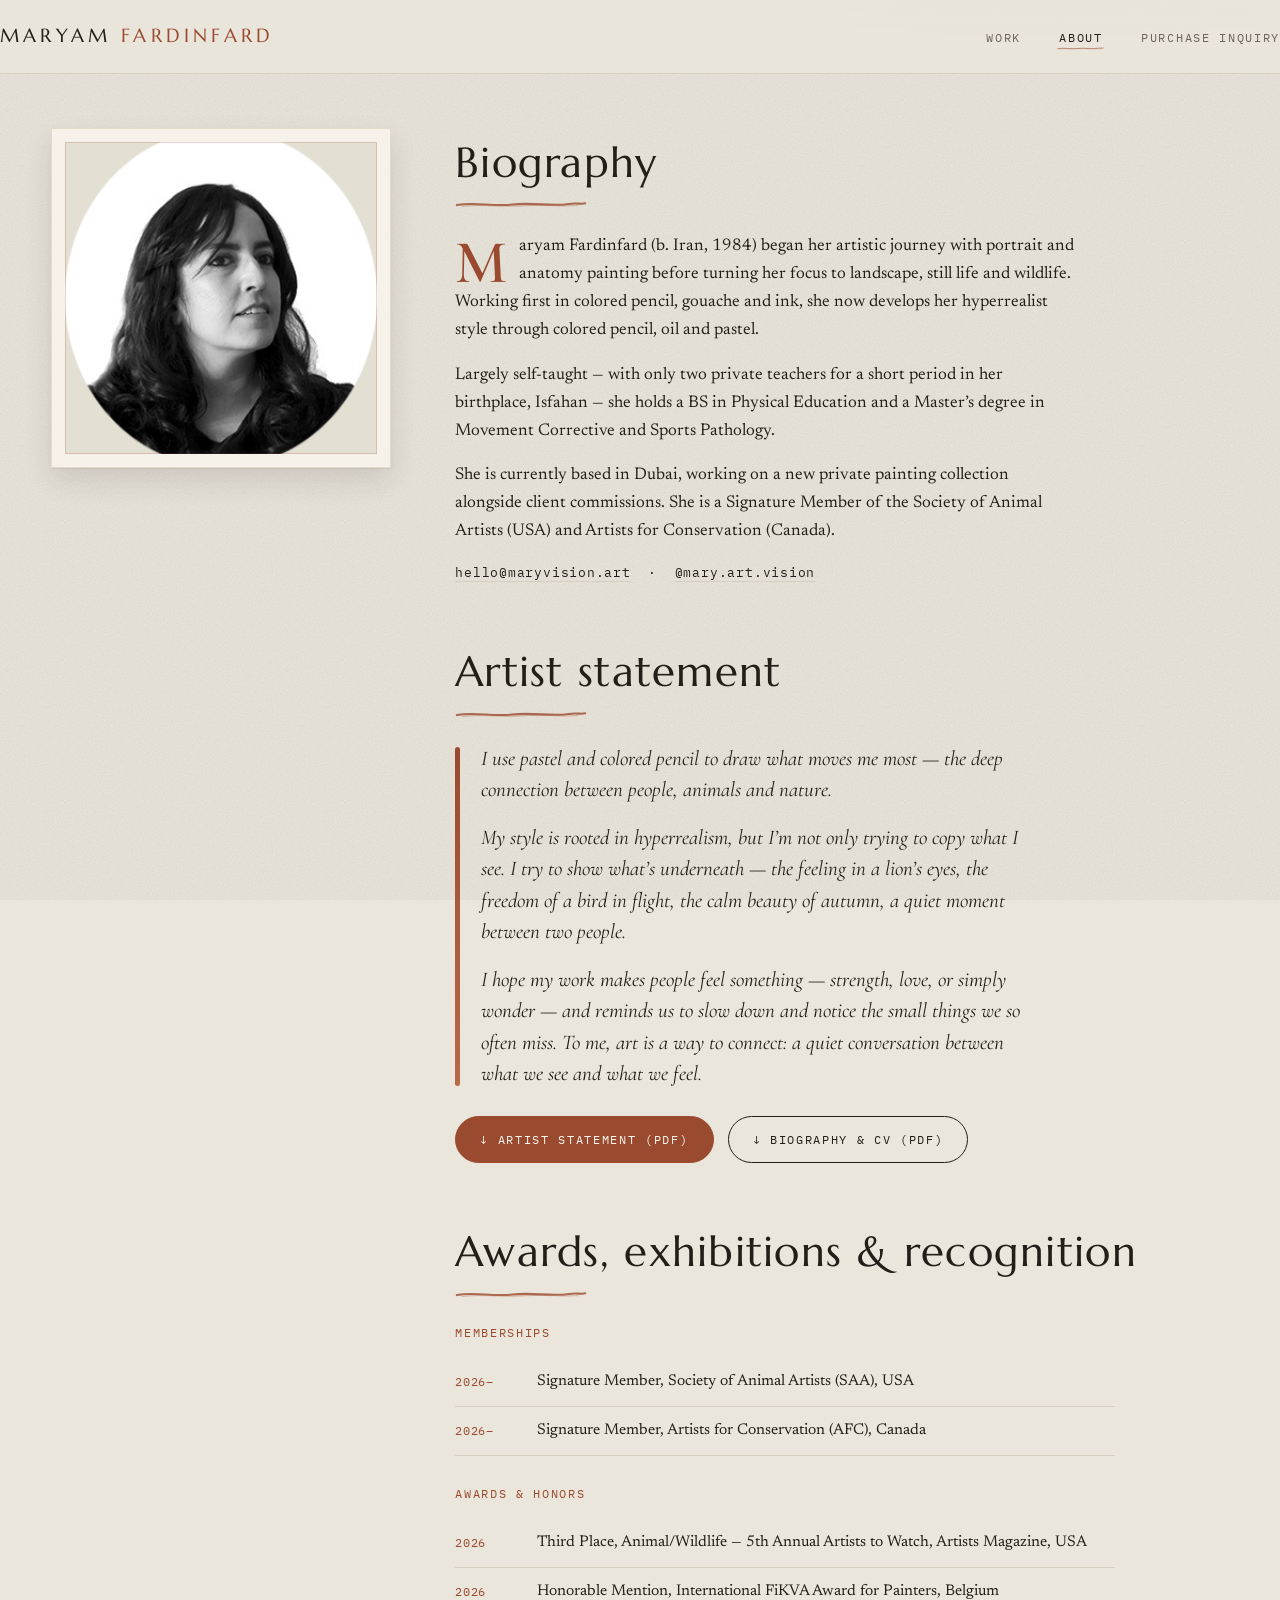
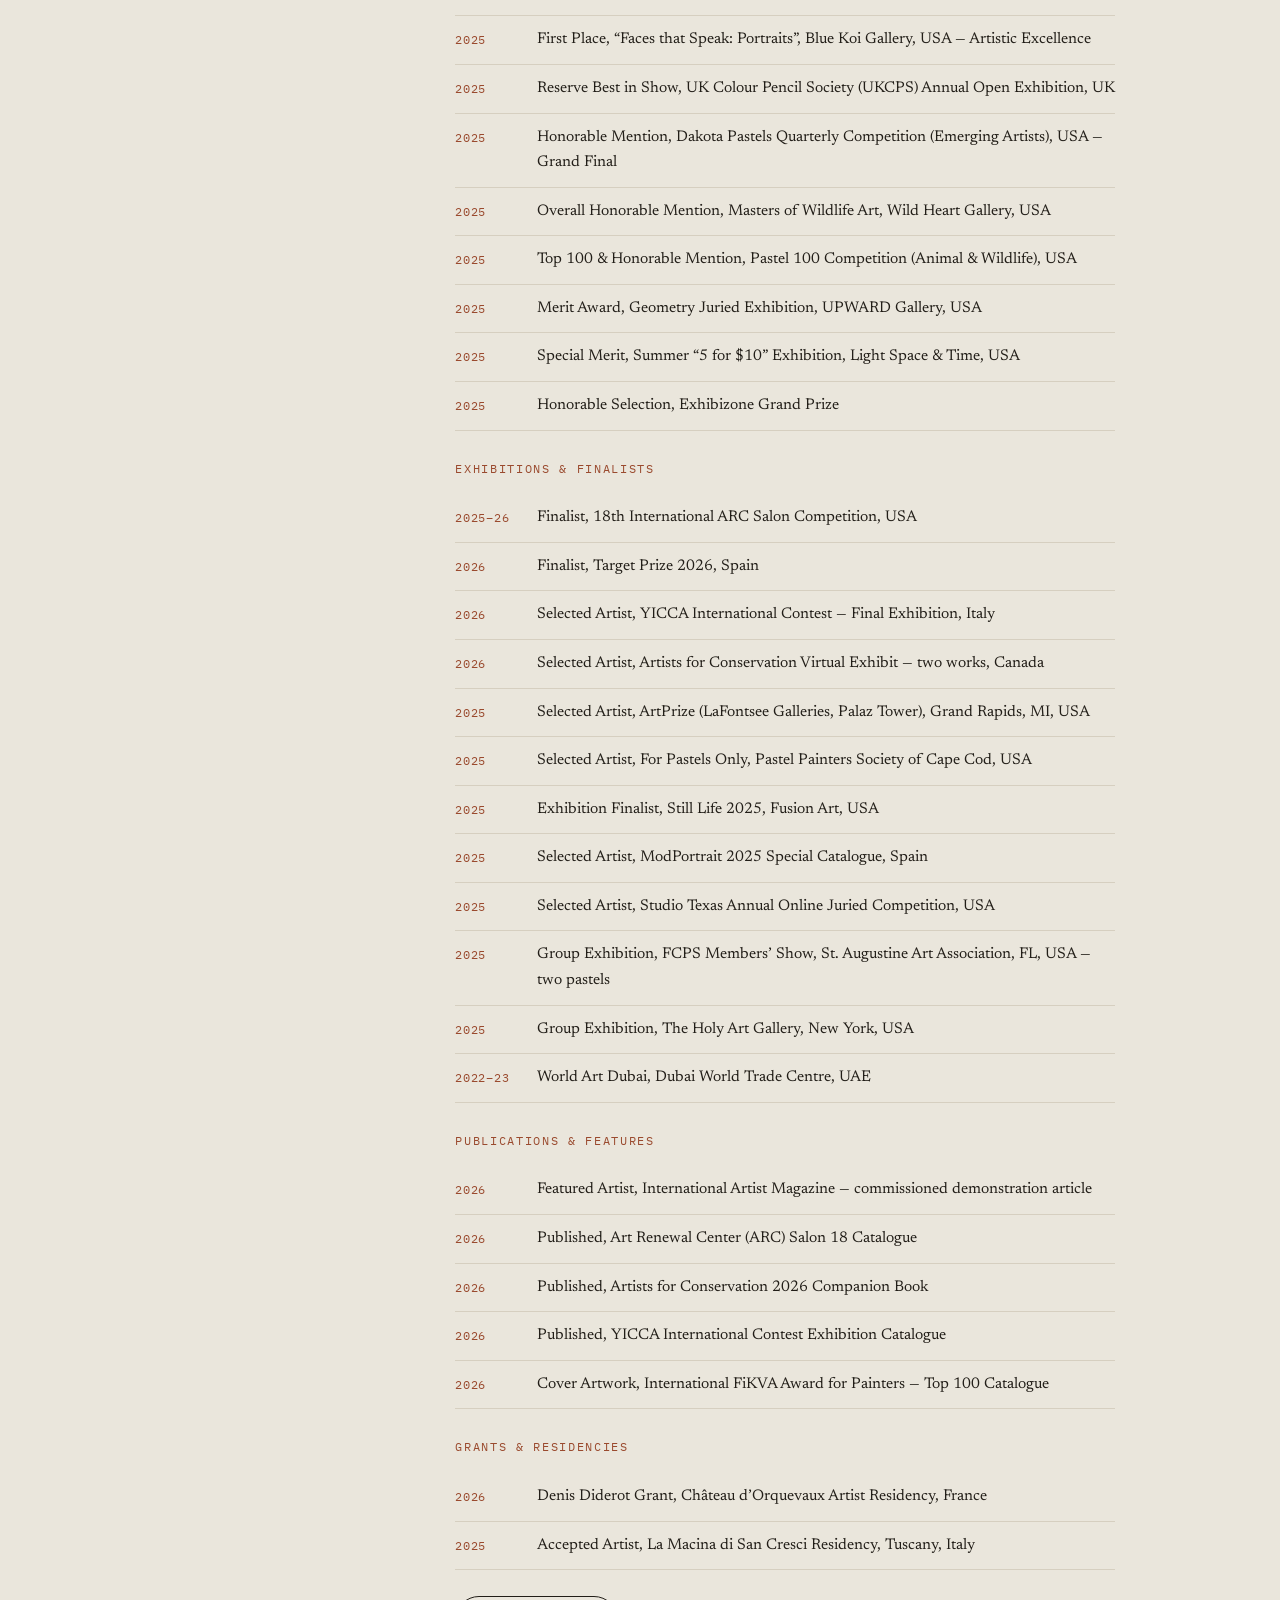
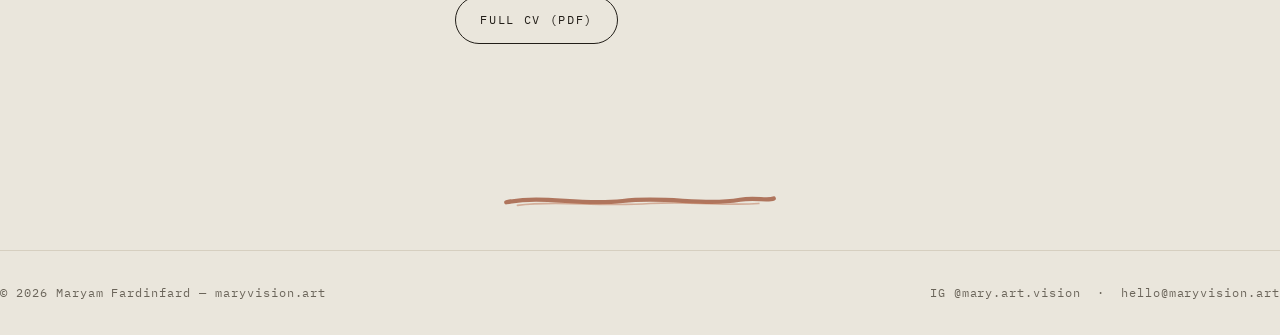
<file: about.html>
<!doctype html>
<html lang="en">
<head>
<meta charset="utf-8">
<meta name="viewport" content="width=device-width,initial-scale=1">
<title>About — Maryam Fardinfard</title>
<meta name="description" content="Biography and artist statement of Maryam Fardinfard, hyperrealist pastel, colored-pencil and oil painter based in Dubai.">
<link rel="preconnect" href="https://fonts.googleapis.com"><link rel="preconnect" href="https://fonts.gstatic.com" crossorigin>
<link href="https://fonts.googleapis.com/css2?family=Marcellus&family=Cormorant+Garamond:ital,wght@0,400;0,500;0,600;1,400;1,500&family=Newsreader:ital,opsz,wght@0,6..72,300..600;1,6..72,300..500&family=IBM+Plex+Mono:wght@400;500&display=swap" rel="stylesheet">
<link rel="stylesheet" href="css/style.css">
</head>
<body>
<div class="grain" aria-hidden="true"></div>
<header><div class="wrap nav">
  <a class="brand" href="index.html">Maryam <span>Fardinfard</span></a>
  <nav><ul>
    <li><a href="index.html#work">Work</a></li>
    <li><a href="about.html" aria-current="page">About</a></li>
    <li><a href="inquire.html">Purchase inquiry</a></li>
  </ul></nav>
</div></header>

<section class="sect about"><div class="wrap about-grid">
  <div class="portrait"><figure class="frm"><span class="win"><img src="images/profile.png" alt="Portrait of Maryam Fardinfard"></span></figure></div>
  <div>
    <div class="block bio">
      <h2>Biography</h2>
      <p>Maryam Fardinfard (b.&nbsp;Iran, 1984) began her artistic journey with portrait and anatomy painting before turning her focus to landscape, still life and wildlife. Working first in colored pencil, gouache and ink, she now develops her hyperrealist style through colored pencil, oil and pastel.</p>
      <p>Largely self-taught &mdash; with only two private teachers for a short period in her birthplace, Isfahan &mdash; she holds a BS in Physical Education and a Master&rsquo;s degree in Movement Corrective and Sports Pathology.</p>
      <p>She is currently based in Dubai, working on a new private painting collection alongside client commissions. She is a Signature Member of the Society of Animal Artists (USA) and Artists for Conservation (Canada).</p>
      <p class="contact-line"><a href="mailto:hello@maryvision.art">hello@maryvision.art</a> &nbsp;&middot;&nbsp; <a href="https://www.instagram.com/mary.art.vision/" target="_blank" rel="noopener">@mary.art.vision</a></p>
    </div>

    <div class="block">
      <h2>Artist statement</h2>
      <div class="statement">
        <p>I use pastel and colored pencil to draw what moves me most &mdash; the deep connection between people, animals and nature.</p>
        <p>My style is rooted in hyperrealism, but I&rsquo;m not only trying to copy what I see. I try to show what&rsquo;s underneath &mdash; the feeling in a lion&rsquo;s eyes, the freedom of a bird in flight, the calm beauty of autumn, a quiet moment between two people.</p>
        <p>I hope my work makes people feel something &mdash; strength, love, or simply wonder &mdash; and reminds us to slow down and notice the small things we so often miss. To me, art is a way to connect: a quiet conversation between what we see and what we feel.</p>
      </div>
      <div class="dl-row">
        <a class="btn primary" href="pdf/Maryam_Fardinfard_Artist_Statement.pdf" download>&darr; Artist statement (PDF)</a>
        <a class="btn" href="pdf/Maryam_Fardinfard_CV.pdf" download>&darr; Biography &amp; CV (PDF)</a>
      </div>
    </div>

    <div class="block">
      <h2>Awards, exhibitions &amp; recognition</h2>
      <p class="cv-group">Memberships</p>
      <ul class="cv-list">
        <li><span class="yr">2026&ndash;</span><span>Signature Member, Society of Animal Artists (SAA), USA</span></li>
        <li><span class="yr">2026&ndash;</span><span>Signature Member, Artists for Conservation (AFC), Canada</span></li>
      </ul>
      <p class="cv-group">Awards &amp; honors</p>
      <ul class="cv-list">
        <li><span class="yr">2026</span><span>Third Place, Animal/Wildlife &mdash; 5th Annual Artists to Watch, Artists Magazine, USA</span></li>
        <li><span class="yr">2026</span><span>Honorable Mention, International FiKVA Award for Painters, Belgium</span></li>
        <li><span class="yr">2025</span><span>First Place, &ldquo;Faces that Speak: Portraits&rdquo;, Blue Koi Gallery, USA &mdash; Artistic Excellence</span></li>
        <li><span class="yr">2025</span><span>Reserve Best in Show, UK Colour Pencil Society (UKCPS) Annual Open Exhibition, UK</span></li>
        <li><span class="yr">2025</span><span>Honorable Mention, Dakota Pastels Quarterly Competition (Emerging Artists), USA &mdash; Grand Final</span></li>
        <li><span class="yr">2025</span><span>Overall Honorable Mention, Masters of Wildlife Art, Wild Heart Gallery, USA</span></li>
        <li><span class="yr">2025</span><span>Top 100 &amp; Honorable Mention, Pastel 100 Competition (Animal &amp; Wildlife), USA</span></li>
        <li><span class="yr">2025</span><span>Merit Award, Geometry Juried Exhibition, UPWARD Gallery, USA</span></li>
        <li><span class="yr">2025</span><span>Special Merit, Summer &ldquo;5 for $10&rdquo; Exhibition, Light Space &amp; Time, USA</span></li>
        <li><span class="yr">2025</span><span>Honorable Selection, Exhibizone Grand Prize</span></li>
      </ul>
      <p class="cv-group">Exhibitions &amp; finalists</p>
      <ul class="cv-list">
        <li><span class="yr">2025&ndash;26</span><span>Finalist, 18th International ARC Salon Competition, USA</span></li>
        <li><span class="yr">2026</span><span>Finalist, Target Prize 2026, Spain</span></li>
        <li><span class="yr">2026</span><span>Selected Artist, YICCA International Contest &mdash; Final Exhibition, Italy</span></li>
        <li><span class="yr">2026</span><span>Selected Artist, Artists for Conservation Virtual Exhibit &mdash; two works, Canada</span></li>
        <li><span class="yr">2025</span><span>Selected Artist, ArtPrize (LaFontsee Galleries, Palaz Tower), Grand Rapids, MI, USA</span></li>
        <li><span class="yr">2025</span><span>Selected Artist, For Pastels Only, Pastel Painters Society of Cape Cod, USA</span></li>
        <li><span class="yr">2025</span><span>Exhibition Finalist, Still Life 2025, Fusion Art, USA</span></li>
        <li><span class="yr">2025</span><span>Selected Artist, ModPortrait 2025 Special Catalogue, Spain</span></li>
        <li><span class="yr">2025</span><span>Selected Artist, Studio Texas Annual Online Juried Competition, USA</span></li>
        <li><span class="yr">2025</span><span>Group Exhibition, FCPS Members&rsquo; Show, St. Augustine Art Association, FL, USA &mdash; two pastels</span></li>
        <li><span class="yr">2025</span><span>Group Exhibition, The Holy Art Gallery, New York, USA</span></li>
        <li><span class="yr">2022&ndash;23</span><span>World Art Dubai, Dubai World Trade Centre, UAE</span></li>
      </ul>
      <p class="cv-group">Publications &amp; features</p>
      <ul class="cv-list">
        <li><span class="yr">2026</span><span>Featured Artist, International Artist Magazine &mdash; commissioned demonstration article</span></li>
        <li><span class="yr">2026</span><span>Published, Art Renewal Center (ARC) Salon 18 Catalogue</span></li>
        <li><span class="yr">2026</span><span>Published, Artists for Conservation 2026 Companion Book</span></li>
        <li><span class="yr">2026</span><span>Published, YICCA International Contest Exhibition Catalogue</span></li>
        <li><span class="yr">2026</span><span>Cover Artwork, International FiKVA Award for Painters &mdash; Top 100 Catalogue</span></li>
      </ul>
      <p class="cv-group">Grants &amp; residencies</p>
      <ul class="cv-list">
        <li><span class="yr">2026</span><span>Denis Diderot Grant, Ch&acirc;teau d&rsquo;Orquevaux Artist Residency, France</span></li>
        <li><span class="yr">2025</span><span>Accepted Artist, La Macina di San Cresci Residency, Tuscany, Italy</span></li>
      </ul>
      <div class="dl-row"><a class="btn" href="pdf/Maryam_Fardinfard_CV.pdf" download>Full CV (PDF)</a></div>
    </div>
  </div>
</div></section>
<div class="divider" aria-hidden="true"></div>
<footer><div class="wrap foot">
  <span>&copy; 2026 Maryam Fardinfard &mdash; maryvision.art</span>
  <span><a href="https://www.instagram.com/mary.art.vision/" target="_blank" rel="noopener">IG @mary.art.vision</a> &nbsp;&middot;&nbsp; <a href="mailto:hello@maryvision.art">hello@maryvision.art</a></span>
</div></footer>
<script src="js/main.js"></script>
</body></html>
</file>
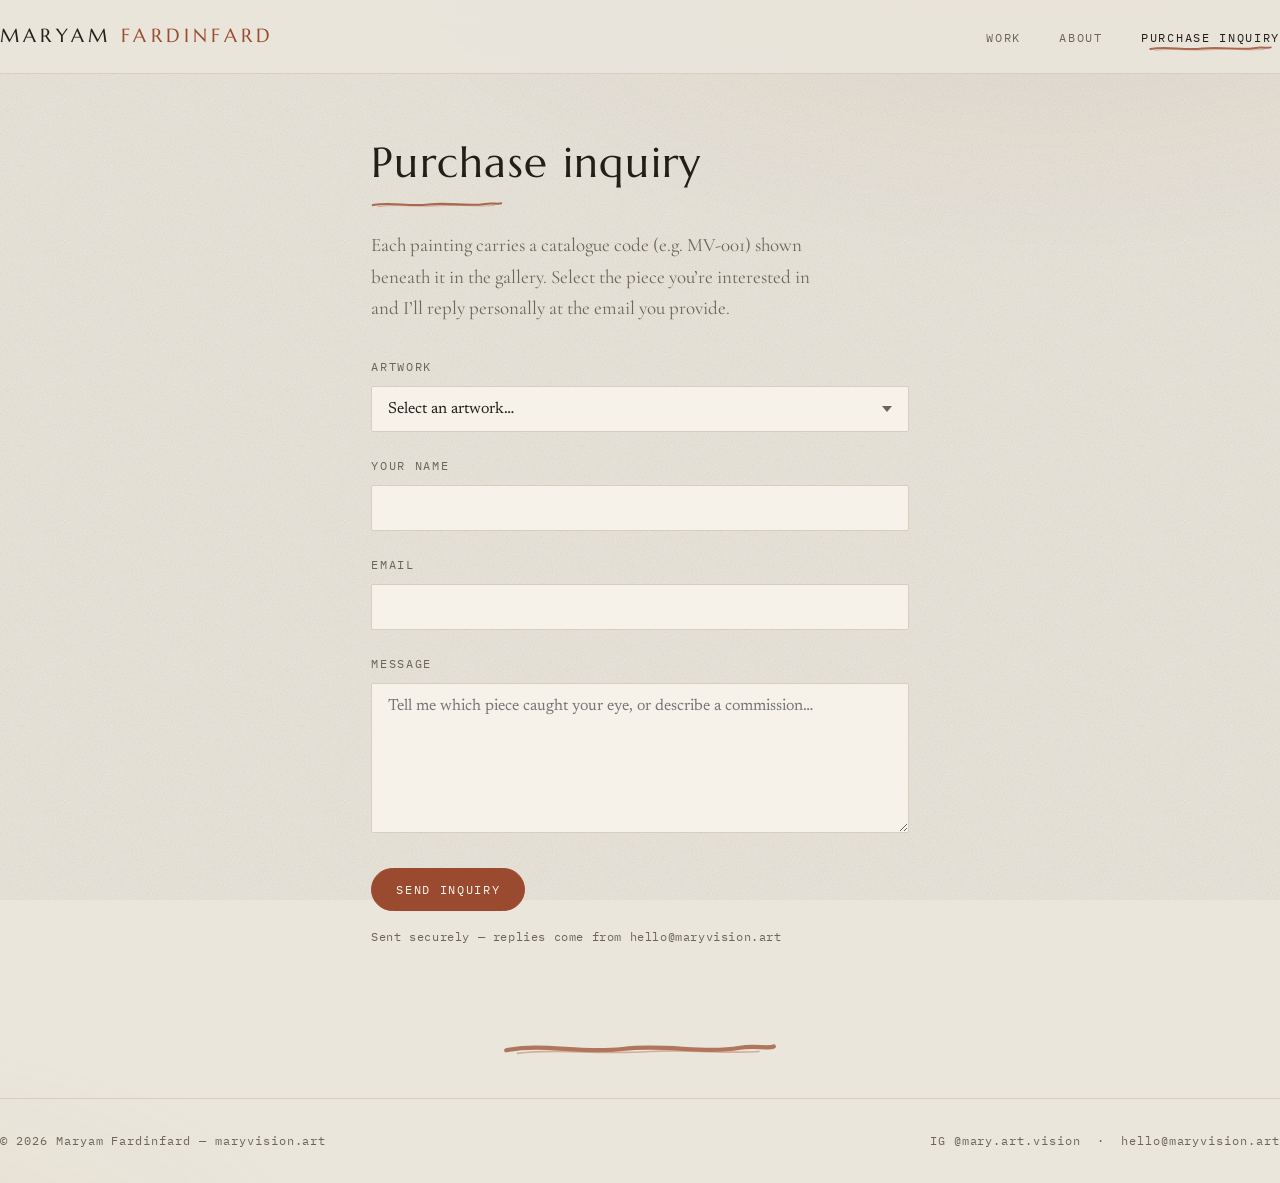
<file: inquire.html>
<!doctype html>
<html lang="en">
<head>
<meta charset="utf-8">
<meta name="viewport" content="width=device-width,initial-scale=1">
<title>Purchase inquiry — Maryam Fardinfard</title>
<meta name="description" content="Inquire about purchasing an original artwork by Maryam Fardinfard.">
<link rel="preconnect" href="https://fonts.googleapis.com"><link rel="preconnect" href="https://fonts.gstatic.com" crossorigin>
<link href="https://fonts.googleapis.com/css2?family=Marcellus&family=Cormorant+Garamond:ital,wght@0,400;0,500;0,600;1,400;1,500&family=Newsreader:ital,opsz,wght@0,6..72,300..600;1,6..72,300..500&family=IBM+Plex+Mono:wght@400;500&display=swap" rel="stylesheet">
<link rel="stylesheet" href="css/style.css">
</head>
<body>
<div class="grain" aria-hidden="true"></div>
<header><div class="wrap nav">
  <a class="brand" href="index.html">Maryam <span>Fardinfard</span></a>
  <nav><ul>
    <li><a href="index.html#work">Work</a></li>
    <li><a href="about.html">About</a></li>
    <li><a href="inquire.html" aria-current="page">Purchase inquiry</a></li>
  </ul></nav>
</div></header>

<section class="sect"><div class="wrap form-wrap">
  <h2>Purchase inquiry</h2>
  <p class="intro">Each painting carries a catalogue code (e.g.&nbsp;MV&#8209;001) shown beneath it in the gallery. Select the piece you&rsquo;re interested in and I&rsquo;ll reply personally at the email you provide.</p>
  <form id="inquiry-form" action="https://api.web3forms.com/submit" method="POST">
    <input type="hidden" name="access_key" value="437b2159-9c51-4e91-9952-4fad1a7b6b47">
    <input type="hidden" name="subject" value="New purchase inquiry — maryvision.art">
    <input type="hidden" name="from_name" value="maryvision.art gallery">
    <input type="checkbox" name="botcheck" class="hp" style="display:none" tabindex="-1" autocomplete="off">
    <div class="field">
      <label for="artwork-code">Artwork</label>
      <select id="artwork-code" name="artwork-code" required>
        <option value="" disabled selected>Select an artwork&hellip;</option>
        <option value="MV-001">MV-001 &mdash; Harvest of Harmony (Still Life)</option>
        <option value="MV-002">MV-002 &mdash; A Moment of Vigilance (Birds)</option>
        <option value="MV-003">MV-003 &mdash; Reflections of Purity (Birds)</option>
        <option value="MV-004">MV-004 &mdash; A Taste of Nature (Birds)</option>
        <option value="MV-005">MV-005 &mdash; Silent Majesty (Birds)</option>
        <option value="MV-006">MV-006 &mdash; Autumn Reflections (Nature)</option>
        <option value="MV-007">MV-007 &mdash; Serenity of the Leaves (Nature)</option>
        <option value="MV-008">MV-008 &mdash; Dance of Leaves and Light (Nature)</option>
        <option value="MV-009">MV-009 &mdash; Free Running (Horses)</option>
        <option value="MV-010">MV-010 &mdash; Bond Beyond Words (Wildlife)</option>
        <option value="MV-011">MV-011 &mdash; The Eternal Moment (Horses)</option>
        <option value="MV-012">MV-012 &mdash; Tenderness in Nature (Wildlife)</option>
        <option value="MV-013">MV-013 &mdash; Young Marmots (Wildlife)</option>
        <option value="MV-014">MV-014 &mdash; Alert Serenity (Wildlife)</option>
        <option value="MV-015">MV-015 &mdash; Forest Owl (Birds)</option>
        <option value="MV-016">MV-016 &mdash; Tiger Reflection (Wildlife)</option>
        <option value="MV-017">MV-017 &mdash; Euphoria in Motion (Horses)</option>
        <option value="MV-018">MV-018 &mdash; Companions (Birds)</option>
        <option value="MV-019">MV-019 &mdash; Untitled — details coming soon (Birds)</option>
        <option value="MV-020">MV-020 &mdash; Whispers of Affection (Horses)</option>
        <option value="MV-021">MV-021 &mdash; Wild Kittens (Wildlife)</option>
        <option value="MV-022">MV-022 &mdash; Gaze of the Wild (Wildlife)</option>
        <option value="MV-023">MV-023 &mdash; Instinct in Stillness (Wildlife)</option>
        <option value="MV-024">MV-024 &mdash; A Gentle Bond (Portrait)</option>
        <option value="MV-025">MV-025 &mdash; Watchful Calm (Wildlife)</option>
        <option value="MV-026">MV-026 &mdash; Path of Quiet Fire (Nature)</option>
        <option value="MV-027">MV-027 &mdash; Rhythms of Rural Life (Nature)</option>
        <option value="MV-028">MV-028 &mdash; Forest Stream (Nature)</option>
        <option value="MV-029">MV-029 &mdash; Where the Waters Sing (Nature)</option>
        <option value="MV-030">MV-030 &mdash; A Legend Among the Stars (Portrait)</option>
        <option value="MV-031">MV-031 &mdash; Curious Heart (Portrait)</option>
        <option value="MV-032">MV-032 &mdash; A Gentle Embrace (Portrait)</option>
        <option value="MV-033">MV-033 &mdash; Beacon of Leadership (Portrait)</option>
        <option value="MV-034">MV-034 &mdash; The Unspoken Weight (Portrait)</option>
        <option value="MV-035">MV-035 &mdash; Master of Elegance (Portrait)</option>
        <option value="MV-036">MV-036 &mdash; Floral Portrait (Portrait)</option>
        <option value="MV-037">MV-037 &mdash; Gentle Hands, Open Heart (Portrait)</option>
        <option value="MV-038">MV-038 &mdash; Petals and Memories (Still Life)</option>
        <option value="MV-039">MV-039 &mdash; Rose Elegance (Still Life)</option>
        <option value="MV-040">MV-040 &mdash; Echoes of Childhood (Still Life)</option>
        <option value="MV-041">MV-041 &mdash; Barbara (Portrait)</option>
        <option value="OTHER">Other / commission request</option>
      </select>
    </div>
    <div class="field"><label for="name">Your name</label><input id="name" name="name" type="text" required autocomplete="name"></div>
    <div class="field"><label for="email">Email</label><input id="email" name="email" type="email" required autocomplete="email"></div>
    <div class="field"><label for="message">Message</label><textarea id="message" name="message" placeholder="Tell me which piece caught your eye, or describe a commission&hellip;" required></textarea></div>
    <button class="btn primary" type="submit">Send inquiry</button>
    <p class="note">Sent securely &mdash; replies come from hello@maryvision.art</p>
  </form>
</div></section>
<div class="divider" aria-hidden="true"></div>
<footer><div class="wrap foot">
  <span>&copy; 2026 Maryam Fardinfard &mdash; maryvision.art</span>
  <span><a href="https://www.instagram.com/mary.art.vision/" target="_blank" rel="noopener">IG @mary.art.vision</a> &nbsp;&middot;&nbsp; <a href="mailto:hello@maryvision.art">hello@maryvision.art</a></span>
</div></footer>
<script src="js/main.js"></script>
</body></html>
</file>
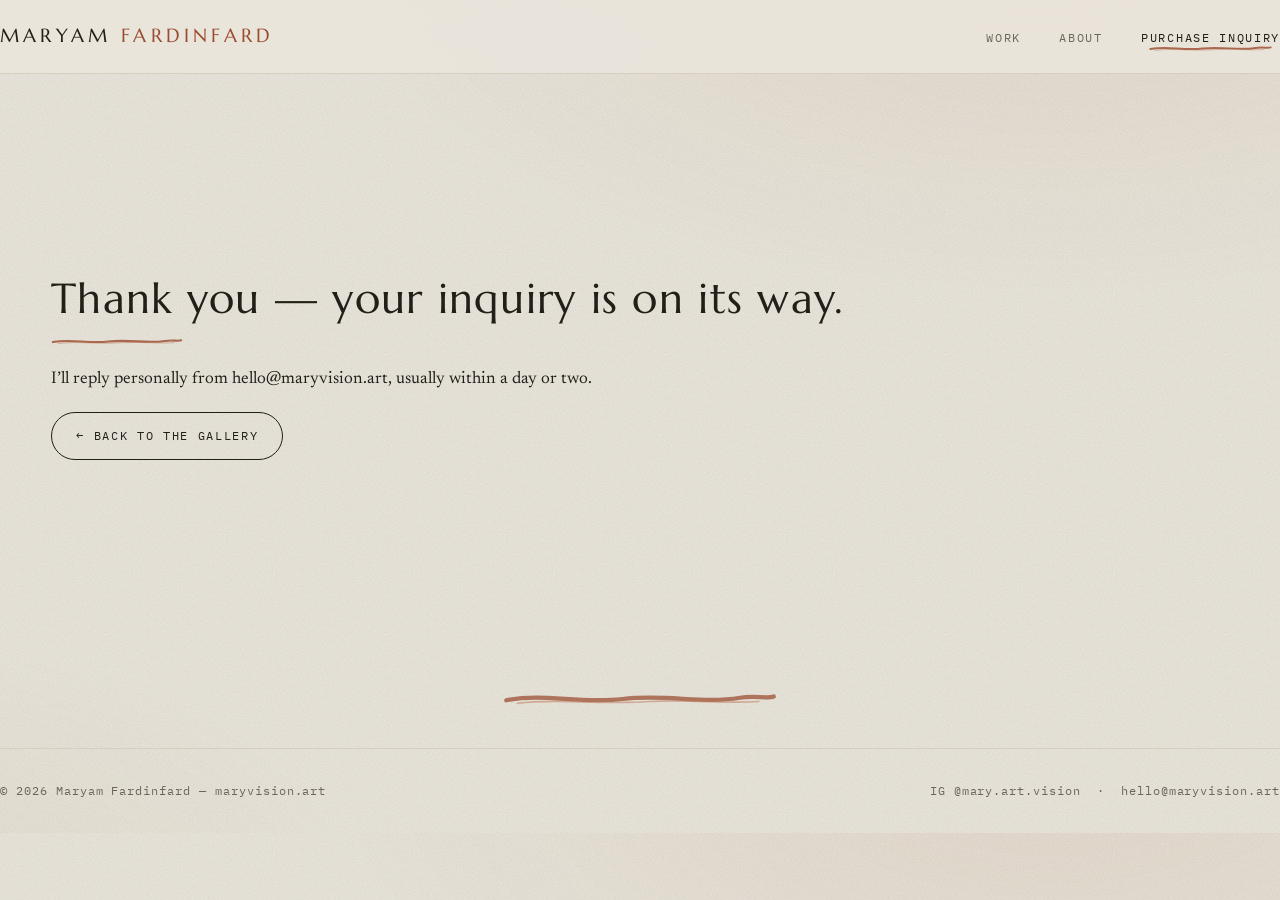
<file: thanks.html>
<!doctype html>
<html lang="en">
<head>
<meta charset="utf-8">
<meta name="viewport" content="width=device-width,initial-scale=1">
<title>Thank you — Maryam Fardinfard</title>
<meta name="description" content="Your inquiry has been sent.">
<link rel="preconnect" href="https://fonts.googleapis.com"><link rel="preconnect" href="https://fonts.gstatic.com" crossorigin>
<link href="https://fonts.googleapis.com/css2?family=Marcellus&family=Cormorant+Garamond:ital,wght@0,400;0,500;0,600;1,400;1,500&family=Newsreader:ital,opsz,wght@0,6..72,300..600;1,6..72,300..500&family=IBM+Plex+Mono:wght@400;500&display=swap" rel="stylesheet">
<link rel="stylesheet" href="css/style.css">
</head>
<body>
<div class="grain" aria-hidden="true"></div>
<header><div class="wrap nav">
  <a class="brand" href="index.html">Maryam <span>Fardinfard</span></a>
  <nav><ul>
    <li><a href="index.html#work">Work</a></li>
    <li><a href="about.html">About</a></li>
    <li><a href="inquire.html" aria-current="page">Purchase inquiry</a></li>
  </ul></nav>
</div></header>

<section class="sect"><div class="wrap center-page">
  <h2>Thank you &mdash; your inquiry is on its way.</h2>
  <p class="muted">I&rsquo;ll reply personally from hello@maryvision.art, usually within a day or two.</p>
  <a class="btn" href="index.html#work">&larr; Back to the gallery</a>
</div></section>
<div class="divider" aria-hidden="true"></div>
<footer><div class="wrap foot">
  <span>&copy; 2026 Maryam Fardinfard &mdash; maryvision.art</span>
  <span><a href="https://www.instagram.com/mary.art.vision/" target="_blank" rel="noopener">IG @mary.art.vision</a> &nbsp;&middot;&nbsp; <a href="mailto:hello@maryvision.art">hello@maryvision.art</a></span>
</div></footer>
<script src="js/main.js"></script>
</body></html>
</file>
<file: css/style.css>
/* Maryam Fardinfard — maryvision.art
   Museum-catalogue base, warmed with a painter's hand:
   canvas grain, brush-stroke accents, matted frames, sanguine ink. */

:root{
  --paper:#EAE6DC;
  --paper2:#E4DFD3;
  --card:#F6F2E9;
  --ink:#221E18;
  --mid:#6B655A;
  --line:#D6CFC0;
  --frame:#E2DBCB;
  --sang:#9A4A2E;
  --sang2:#B76A48;
  --gold:#B4894C;
  --disp:"Marcellus",Georgia,serif;
  --serif:"Newsreader",Georgia,serif;
  --cormorant:"Cormorant Garamond",Georgia,serif;
  --mono:"IBM Plex Mono",ui-monospace,monospace;
  --brush:url("data:image/svg+xml,%3Csvg xmlns='http://www.w3.org/2000/svg' width='220' height='16' viewBox='0 0 220 16'%3E%3Cpath d='M3,9 C34,3 60,12 96,8 C132,4 160,12 190,7 C202,5 212,8 217,6' fill='none' stroke='%239A4A2E' stroke-width='3.4' stroke-linecap='round' opacity='.8'/%3E%3Cpath d='M12,11.5 C44,7 74,13 118,10 C150,8 178,12 205,10' fill='none' stroke='%23B76A48' stroke-width='1.4' stroke-linecap='round' opacity='.5'/%3E%3C/svg%3E");
}
*{box-sizing:border-box;margin:0;padding:0}
html{scroll-behavior:smooth}
body{
  background:var(--paper);
  background-image:
    radial-gradient(1200px 600px at 82% -8%, rgba(183,106,72,.10), transparent 60%),
    radial-gradient(900px 500px at -10% 110%, rgba(180,137,76,.08), transparent 55%);
  color:var(--ink);
  font-family:var(--serif);font-size:17px;line-height:1.65;
  -webkit-font-smoothing:antialiased;position:relative;
}
/* canvas grain overlay */
.grain{
  position:fixed;inset:0;z-index:-1;pointer-events:none;opacity:.55;mix-blend-mode:multiply;
  background-image:url("data:image/svg+xml,%3Csvg xmlns='http://www.w3.org/2000/svg' width='140' height='140'%3E%3Cfilter id='n'%3E%3CfeTurbulence type='fractalNoise' baseFrequency='0.9' numOctaves='2' stitchTiles='stitch'/%3E%3CfeColorMatrix type='saturate' values='0'/%3E%3C/filter%3E%3Crect width='100%25' height='100%25' filter='url(%23n)' opacity='0.4'/%3E%3C/svg%3E");
  background-size:140px 140px;
}
img{display:block;max-width:100%}
a{color:inherit;text-decoration:none}
em{font-style:italic}
::selection{background:var(--sang);color:var(--paper)}
.wrap{max-width:1300px;margin:0 auto;padding:0 clamp(20px,4vw,60px)}

/* ---------- header ---------- */
header{position:sticky;top:0;z-index:50;
  background:color-mix(in srgb,var(--paper) 86%,transparent);
  backdrop-filter:blur(10px);border-bottom:1px solid var(--line)}
.nav{display:flex;align-items:baseline;justify-content:space-between;padding:20px 0}
.brand{font-family:var(--disp);font-size:19px;letter-spacing:.22em;text-transform:uppercase}
.brand span{color:var(--sang)}
nav ul{display:flex;gap:clamp(18px,3vw,40px);list-style:none}
nav a{font-family:var(--mono);font-size:12px;letter-spacing:.14em;text-transform:uppercase;
  color:var(--mid);padding-bottom:6px;position:relative;transition:color .25s}
nav a:hover,nav a[aria-current]{color:var(--ink)}
nav a[aria-current]::after,nav a:hover::after{
  content:"";position:absolute;left:-2px;right:-2px;bottom:-2px;height:9px;
  background:var(--brush);background-repeat:no-repeat;background-size:100% 100%}

/* ---------- hero ---------- */
.hero{padding:clamp(46px,8vh,104px) 0 clamp(30px,5vh,64px)}
.hero-grid{display:grid;grid-template-columns:1.02fr .98fr;gap:clamp(30px,5vw,76px);align-items:center}
.kicker{font-family:var(--mono);font-size:12px;letter-spacing:.22em;text-transform:uppercase;color:var(--sang);margin-bottom:22px}
.hero h1{font-family:var(--disp);font-weight:400;font-size:clamp(44px,7vw,104px);line-height:.98;letter-spacing:.01em;position:relative;display:inline-block}
.hero h1::after{content:"";display:block;width:min(280px,60%);height:14px;margin-top:14px;
  background:var(--brush);background-repeat:no-repeat;background-size:100% 100%}
.hero .lede{margin-top:24px;max-width:46ch;color:#4f4a41;font-size:18.5px;font-family:var(--cormorant);font-size:21px;line-height:1.5}
.scroll-cue{display:inline-block;margin-top:26px;font-family:var(--mono);font-size:12px;letter-spacing:.14em;text-transform:uppercase;color:var(--sang);border-bottom:1px solid transparent;transition:.25s}
.scroll-cue:hover{border-color:var(--sang)}
.plate{display:inline-flex;gap:14px;align-items:baseline;margin-top:16px;border-top:1px solid var(--ink);padding-top:10px}
.plate .code{font-family:var(--mono);font-size:12px;letter-spacing:.12em;color:var(--sang)}
.plate .t{font-family:var(--mono);font-size:12px;letter-spacing:.06em;color:var(--mid)}

/* ---------- painted divider ---------- */
.divider{height:26px;margin:clamp(20px,4vh,40px) 0;
  background:var(--brush);background-repeat:no-repeat;background-position:center;background-size:300px 20px;opacity:.9}

/* ---------- framed / matted artwork ---------- */
.frm{background:var(--card);padding:clamp(9px,1vw,13px);position:relative;cursor:zoom-in;
  box-shadow:0 1px 1px rgba(0,0,0,.05),0 12px 26px rgba(40,30,18,.12);
  border:1px solid var(--frame)}
.frm::after{content:"";position:absolute;inset:clamp(9px,1vw,13px);border:1px solid rgba(154,74,46,.22);pointer-events:none;z-index:3}
.frm .win{overflow:hidden;display:block;background:var(--paper2)}
.frm .win img{width:100%;aspect-ratio:1/1;object-fit:cover;transform-origin:50% 50%;
  transition:transform .6s cubic-bezier(.22,.61,.36,1);will-change:transform}
.frm:hover .win img,.frm.zoom .win img{transform:scale(1.7)}
.frm.lg .win img{aspect-ratio:auto}

/* ---------- section heads ---------- */
.sect{padding:clamp(40px,6vh,84px) 0}
.sect-head{display:flex;align-items:flex-end;justify-content:space-between;gap:24px;margin-bottom:30px;flex-wrap:wrap}
h2{font-family:var(--disp);font-weight:400;font-size:clamp(27px,3.4vw,42px);letter-spacing:.03em;position:relative;padding-bottom:14px}
h2::after{content:"";position:absolute;left:0;bottom:0;width:132px;height:13px;
  background:var(--brush);background-repeat:no-repeat;background-size:100% 100%}
.count{font-family:var(--mono);font-size:12px;color:var(--mid);letter-spacing:.14em}

/* ---------- filters ---------- */
.filters{display:flex;gap:8px;flex-wrap:wrap;margin-bottom:40px}
.filters button{font-family:var(--mono);font-size:12px;letter-spacing:.12em;text-transform:uppercase;
  background:none;border:1px solid var(--line);color:var(--mid);padding:9px 18px;cursor:pointer;transition:.25s;border-radius:999px}
.filters button:hover{border-color:var(--ink);color:var(--ink)}
.filters button.on{background:var(--ink);border-color:var(--ink);color:var(--paper)}

/* ---------- gallery grid ---------- */
.grid{display:grid;grid-template-columns:repeat(3,1fr);gap:clamp(26px,3.2vw,50px) clamp(20px,2.6vw,38px)}
.art.hide{display:none}
.cap{display:flex;flex-direction:column;gap:3px;margin-top:14px}
.cap .ttl{font-family:var(--cormorant);font-size:20px;font-weight:500;font-style:italic;color:var(--ink);line-height:1.2}
.cap .meta{font-family:var(--mono);font-size:11px;letter-spacing:.1em;text-transform:uppercase;color:var(--mid)}
.art:hover .cap .meta{color:var(--sang)}

/* ---------- lightbox ---------- */
.lb{position:fixed;inset:0;z-index:100;display:none;background:rgba(28,24,18,.94);
  align-items:center;justify-content:center;padding:clamp(16px,3.5vw,48px)}
.lb.open{display:flex}
.lb-inner{display:grid;grid-template-columns:minmax(0,1.5fr) minmax(280px,.9fr);gap:clamp(20px,3vw,46px);max-width:1180px;width:100%;align-items:center}
.lb-fig{display:flex;justify-content:center}
.lb-fig img{max-height:82vh;width:auto;max-width:100%;background:var(--card);padding:10px;
  box-shadow:0 30px 80px rgba(0,0,0,.55);border:1px solid #3a352c}
.lb-label{color:var(--paper)}
.lb-code{font-family:var(--mono);font-size:12px;letter-spacing:.16em;color:#E0B08F}
.lb-title{font-family:var(--disp);font-weight:400;font-size:clamp(24px,3vw,36px);line-height:1.1;margin:10px 0 12px;color:#F3EEE4}
.lb-meta{font-family:var(--mono);font-size:12px;letter-spacing:.06em;color:#B7B0A4;margin-bottom:18px}
.lb-desc{font-family:var(--cormorant);font-size:19px;line-height:1.55;color:#D8D2C7;max-width:44ch;margin-bottom:26px}
.lb-label .inq{display:inline-block;font-family:var(--mono);font-size:12px;letter-spacing:.12em;text-transform:uppercase;
  border:1px solid #6b6456;color:var(--paper);padding:11px 22px;border-radius:999px;transition:.25s}
.lb-label .inq:hover{background:var(--sang);border-color:var(--sang)}
.lb .x{position:absolute;top:22px;right:28px;background:none;border:0;color:var(--paper);
  font-family:var(--mono);font-size:13px;letter-spacing:.14em;cursor:pointer;opacity:.8}
.lb .x:hover{opacity:1}

/* ---------- about ---------- */
.about-grid{display:grid;grid-template-columns:340px 1fr;gap:clamp(34px,5vw,84px);align-items:start}
.about-grid .portrait{position:sticky;top:112px}
.about .block{margin-bottom:clamp(40px,6vh,64px)}
.about h2{margin-bottom:22px}
.about p{margin-bottom:16px;max-width:62ch}
.about .muted{color:var(--mid)}
.bio p:first-of-type::first-letter{font-family:var(--cormorant);font-size:3.6em;line-height:.8;float:left;
  padding:6px 12px 0 0;color:var(--sang);font-weight:600}
.statement{border-left:0;padding-left:26px;position:relative;font-family:var(--cormorant);font-size:21px;line-height:1.5;font-style:italic}
.statement::before{content:"";position:absolute;left:0;top:4px;bottom:4px;width:5px;border-radius:3px;
  background:linear-gradient(var(--sang),var(--sang2))}
.dl-row{display:flex;gap:14px;flex-wrap:wrap;margin-top:26px}
.btn{display:inline-flex;align-items:center;gap:10px;font-family:var(--mono);font-size:12px;letter-spacing:.14em;text-transform:uppercase;
  border:1px solid var(--ink);color:var(--ink);padding:13px 24px;border-radius:999px;transition:.25s;background:transparent}
.btn:hover{background:var(--ink);color:var(--paper)}
.btn.primary{background:var(--sang);border-color:var(--sang);color:#fbf7f0}
.btn.primary:hover{background:var(--ink);border-color:var(--ink)}
.cv-group{font-family:var(--mono);font-size:12px;letter-spacing:.14em;text-transform:uppercase;color:var(--sang);margin:28px 0 8px}
.cv-group:first-of-type{margin-top:6px}
.cv-list{list-style:none;max-width:66ch}
.cv-list li{padding:11px 0;border-bottom:1px solid var(--line);display:grid;grid-template-columns:64px 1fr;gap:18px;font-size:15.5px}
.cv-list .yr{font-family:var(--mono);font-size:12px;color:var(--sang);letter-spacing:.06em;padding-top:3px}
.contact-line{font-family:var(--mono);font-size:13px;letter-spacing:.06em}
.contact-line a{border-bottom:1px solid var(--line)}
.contact-line a:hover{border-color:var(--sang);color:var(--sang)}

/* ---------- form ---------- */
.form-wrap{max-width:640px}
.form-wrap h2{margin-bottom:18px}
.intro{color:var(--mid);margin-bottom:34px;max-width:52ch;font-family:var(--cormorant);font-size:19px}
form .field{margin-bottom:24px}
label{display:block;font-family:var(--mono);font-size:12px;letter-spacing:.14em;text-transform:uppercase;color:var(--mid);margin-bottom:9px}
input,select,textarea{width:100%;background:var(--card);border:1px solid var(--line);font-family:var(--serif);font-size:16px;color:var(--ink);padding:14px 16px;transition:border .25s;border-radius:2px}
input:focus,select:focus,textarea:focus{outline:none;border-color:var(--sang)}
textarea{min-height:150px;resize:vertical}
select{appearance:none;background-image:url("data:image/svg+xml,%3Csvg xmlns='http://www.w3.org/2000/svg' width='10' height='6'%3E%3Cpath d='M0 0l5 6 5-6z' fill='%236B655A'/%3E%3C/svg%3E");background-repeat:no-repeat;background-position:right 16px center}
form button[type=submit]{cursor:pointer;width:auto}
.note{font-family:var(--mono);font-size:12px;color:var(--mid);letter-spacing:.05em;margin-top:16px}
.center-page{min-height:52vh;display:flex;flex-direction:column;justify-content:center;align-items:flex-start;gap:18px}

/* ---------- footer ---------- */
footer{border-top:1px solid var(--line)}
.foot{display:flex;justify-content:space-between;align-items:baseline;gap:20px;flex-wrap:wrap;
  padding:32px 0;font-family:var(--mono);font-size:12px;letter-spacing:.08em;color:var(--mid)}
.foot a:hover{color:var(--sang)}

/* ---------- responsive ---------- */
@media(max-width:980px){
  .grid{grid-template-columns:repeat(2,1fr)}
  .hero-grid{grid-template-columns:1fr;gap:34px}
  .about-grid{grid-template-columns:1fr}
  .about-grid .portrait{position:static;max-width:300px}
  .lb-inner{grid-template-columns:1fr;gap:20px;max-height:88vh;overflow:auto}
  .lb-fig img{max-height:58vh}
}
@media(max-width:560px){
  .grid{grid-template-columns:1fr}
  nav ul{gap:16px}
  .brand{font-size:15px;letter-spacing:.16em}
  .nav{flex-wrap:wrap;gap:10px}
}
@media(prefers-reduced-motion:reduce){*{transition:none!important;animation:none!important}html{scroll-behavior:auto}}
</file>
